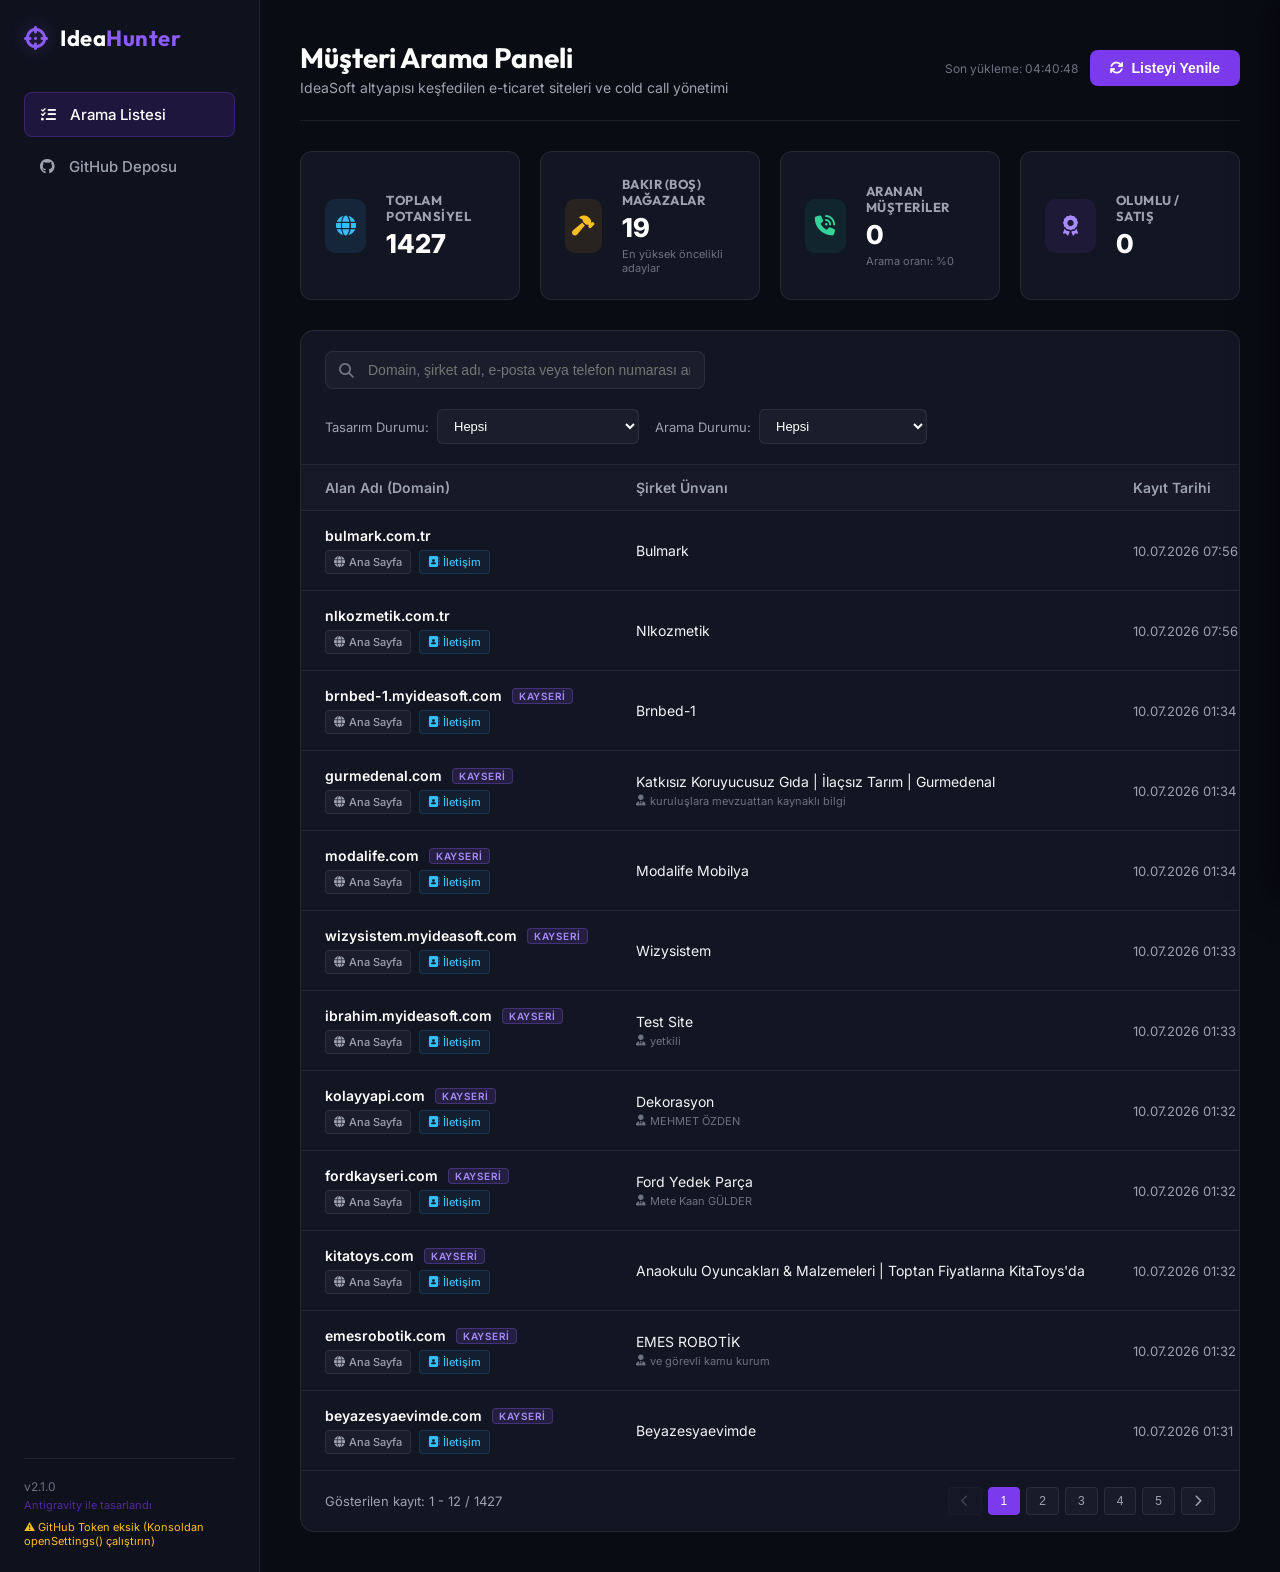
<file: docs/index.html>
<!DOCTYPE html>
<html lang="tr">
<head>
    <meta charset="UTF-8">
    <meta name="viewport" content="width=device-width, initial-scale=1.0">
    <title>IdeaHunter - E-Ticaret Arama & Lead Paneli</title>
    
    <!-- Google Fonts -->
    <link rel="preconnect" href="https://fonts.googleapis.com">
    <link rel="preconnect" href="https://fonts.gstatic.com" crossorigin>
    <link href="https://fonts.googleapis.com/css2?family=Inter:wght@300;400;500;600;700&family=Outfit:wght@400;500;600;700;800&display=swap" rel="stylesheet">
    
    <!-- CSS File -->
    <link rel="stylesheet" href="style.css?v=2.1.0">
    
    <!-- FontAwesome Icons -->
    <link rel="stylesheet" href="https://cdnjs.cloudflare.com/ajax/libs/font-awesome/6.4.0/css/all.min.css">
</head>
<body>
    <div class="app-container">
        <!-- Mobile Header Bar -->
        <header class="mobile-header">
            <div class="brand-logo">
                <i class="fa-solid fa-crosshairs logo-icon"></i>
                <span class="brand-text">Idea<span>Hunter</span></span>
            </div>
            <button class="btn-burger" id="btn-toggle-sidebar" aria-label="Menüyü Aç">
                <i class="fa-solid fa-bars"></i>
            </button>
        </header>

        <!-- Sidebar Navigation -->
        <aside class="app-sidebar" id="app-sidebar">
            <div class="brand-logo">
                <i class="fa-solid fa-crosshairs logo-icon"></i>
                <span class="brand-text">Idea<span>Hunter</span></span>
                <button class="btn-close-sidebar" id="btn-close-sidebar" aria-label="Menüyü Kapat">
                    <i class="fa-solid fa-xmark"></i>
                </button>
            </div>
            
            <nav class="sidebar-menu">
                <a href="#" class="menu-item active">
                    <i class="fa-solid fa-list-check"></i>
                    <span>Arama Listesi</span>
                </a>
                <a href="https://github.com" target="_blank" class="menu-item">
                    <i class="fa-brands fa-github"></i>
                    <span>GitHub Deposu</span>
                </a>
            </nav>
            
            <div class="sidebar-footer">
                <div class="version-tag">v2.1.0</div>
                <div class="creator-tag">Antigravity ile tasarlandı</div>
                <!-- Hidden settings menu item, accessible via developer console 'openSettings()' if needed -->
                <a href="#" class="menu-item" id="nav-settings" onclick="openSettings()" style="display: none;">
                    <i class="fa-solid fa-gear"></i> GitHub Ayarları
                </a>
                <div class="save-indicator" id="global-save-indicator" style="font-size: 11px; margin-top: 4px;"></div>
            </div>
        </aside>
        
        <!-- Main Content Area -->
        <main class="main-content">
            <!-- Top Navbar -->
            <header class="top-navbar">
                <div class="page-title">
                    <h1>Müşteri Arama Paneli</h1>
                    <p>IdeaSoft altyapısı keşfedilen e-ticaret siteleri ve cold call yönetimi</p>
                </div>
                
                <div class="navbar-actions" style="display: flex; align-items: center; gap: 12px;">
                    <span class="last-updated-badge" id="last-updated-badge" style="font-size: 12px; color: var(--color-text-muted);"></span>
                    <button class="btn btn-primary" id="btn-refresh-leads">
                        <i class="fa-solid fa-arrows-rotate"></i> Listeyi Yenile
                    </button>
                </div>
            </header>
            
            <!-- Statistics Cards -->
            <section class="stats-grid">
                <div class="stat-card">
                    <div class="stat-icon icon-blue">
                        <i class="fa-solid fa-globe"></i>
                    </div>
                    <div class="stat-data">
                        <h3>Toplam Potansiyel</h3>
                        <div class="stat-value" id="stat-total-leads">0</div>
                    </div>
                </div>
                
                <div class="stat-card">
                    <div class="stat-icon icon-amber">
                        <i class="fa-solid fa-hammer"></i>
                    </div>
                    <div class="stat-data">
                        <h3>Bakır (Boş) Mağazalar</h3>
                        <div class="stat-value" id="stat-bakir-leads">0</div>
                        <p class="stat-sub">En yüksek öncelikli adaylar</p>
                    </div>
                </div>
                
                <div class="stat-card">
                    <div class="stat-icon icon-green">
                        <i class="fa-solid fa-phone-volume"></i>
                    </div>
                    <div class="stat-data">
                        <h3>Aranan Müşteriler</h3>
                        <div class="stat-value" id="stat-called-leads">0</div>
                        <p class="stat-sub" id="stat-called-percent">Arama oranı: %0</p>
                    </div>
                </div>
                
                <div class="stat-card">
                    <div class="stat-icon icon-purple">
                        <i class="fa-solid fa-award"></i>
                    </div>
                    <div class="stat-data">
                        <h3>Olumlu / Satış</h3>
                        <div class="stat-value" id="stat-success-leads">0</div>
                    </div>
                </div>
            </section>
            
            <!-- Filter & Table Controls -->
            <section class="table-controls-card">
                <div class="controls-header">
                    <!-- Search Bar -->
                    <div class="search-box">
                        <i class="fa-solid fa-magnifying-glass"></i>
                        <input type="text" id="lead-search" placeholder="Domain, şirket adı, e-posta veya telefon numarası ara...">
                    </div>
                    
                    <!-- Filters -->
                    <div class="filter-group">
                        <div class="filter-item">
                            <label>Tasarım Durumu:</label>
                            <select id="filter-design">
                                <option value="ALL">Hepsi</option>
                                <option value="BAKIR">Bakır (Yapım Aşamasında)</option>
                                <option value="AKTIF">Aktif / Tasarlanmış</option>
                            </select>
                        </div>
                        
                        <div class="filter-item">
                            <label>Arama Durumu:</label>
                            <select id="filter-status">
                                <option value="ALL">Hepsi</option>
                                <option value="YENI">Yeni Yakalananlar</option>
                                <option value="ARANACAK">Aranacaklar</option>
                                <option value="ULASILAMADI">Ulaşılamadı / Meşgul</option>
                                <option value="TEKLIF_BEKLIYOR">Teklif Bekliyor</option>
                                <option value="OLUMLU">Olumlu (Satış)</option>
                                <option value="OLUMSUZ">Olumsuz</option>
                            </select>
                        </div>
                    </div>
                </div>
                
                <!-- Leads spreadsheet-like table -->
                <div class="table-wrapper">
                    <table class="leads-table" id="leads-table">
                        <thead>
                            <tr>
                                <th style="width: 22%">Alan Adı (Domain)</th>
                                <th style="width: 15%">Şirket Ünvanı</th>
                                <th style="width: 14%">Kayıt Tarihi</th>
                                <th style="width: 13%">Tasarım Durumu</th>
                                <th style="width: 12%">Arama Durumu</th>
                                <th style="width: 14%">İletişim Kanalları</th>
                                <th style="width: 10%">Aksiyon</th>
                            </tr>
                        </thead>
                        <tbody id="leads-table-body">
                            <!-- Rows will be injected here dynamically by Javascript -->
                            <tr>
                                <td colspan="7" class="table-loading">
                                    <i class="fa-solid fa-spinner fa-spin"></i> Veriler yükleniyor...
                                </td>
                            </tr>
                        </tbody>
                    </table>
                </div>
                
                <!-- Table Footer/Pagination -->
                <div class="table-footer">
                    <div class="footer-info" id="table-info-text">
                        Gösterilen kayıt: 0 / 0
                    </div>
                    <div class="pagination-controls" id="pagination-controls">
                        <!-- Pagination buttons -->
                    </div>
                </div>
            </section>
        </main>
        
        <!-- Lead Detail Side Panel (Drawer) -->
        <aside class="detail-drawer" id="detail-drawer">
            <div class="drawer-header">
                <h2>Müşteri Detay Kartı</h2>
                <button class="btn-close-drawer" id="btn-close-drawer">
                    <i class="fa-solid fa-xmark"></i>
                </button>
            </div>
            
            <div class="drawer-body" id="drawer-body-content">
                <!-- Details will be dynamically rendered here -->
            </div>
        </aside>
        
        <!-- Drawer Overlay -->
        <div class="drawer-overlay" id="drawer-overlay"></div>
    </div>
    
    <!-- JS File -->
    <script src="app.js?v=2.1.0"></script>

    <!-- SETTINGS MODAL -->
    <div class="modal-overlay" id="settings-overlay" style="display:none;">
        <div class="settings-modal">
            <div class="settings-header">
                <h2><i class="fa-brands fa-github"></i> GitHub Bağlantısı</h2>
                <button class="btn-close-drawer" onclick="closeSettings()"><i class="fa-solid fa-xmark"></i></button>
            </div>
            <div class="settings-body">
                <p class="settings-desc">
                    CRM notlarınızı ve durumlarınızı otomatik kaydetmek için GitHub şifreleme token'ınızı girin.
                    Token yalnızca tarayıcınızın local belleğinde saklanır.
                </p>
                <div class="settings-field" style="display:none;">
                    <label>GitHub Kullanıcı Adı</label>
                    <input type="text" id="cfg-owner" class="form-input" value="MustafaCSG" />
                </div>
                <div class="settings-field" style="display:none;">
                    <label>Repo Adı</label>
                    <input type="text" id="cfg-repo" class="form-input" value="ideasoft" />
                </div>
                <div class="settings-field">
                    <label>Personal Access Token (PAT) <span style="color:var(--color-text-muted);font-size:11px;">— repo scope gerekli</span></label>
                    <input type="password" id="cfg-token" class="form-input" placeholder="ghp_xxxxxxxxxxxx" />
                </div>
                <div class="settings-actions">
                    <button class="btn btn-primary" onclick="saveSettings()">
                        <i class="fa-solid fa-floppy-disk"></i> Kaydet
                    </button>
                    <button class="btn btn-secondary" onclick="closeSettings()">İptal</button>
                    <span class="settings-status" id="settings-status"></span>
                </div>
                <div class="settings-info">
                    <i class="fa-solid fa-circle-info"></i>
                    Token oluşturmak için: GitHub → Settings → Developer Settings → Personal access tokens → Generate new token → <strong>repo</strong> scope seçin.
                </div>
            </div>
        </div>
    </div>
</body>
</html>
</file>
<file: docs/style.css>
/* Custom Premium Dark CSS Design */
:root {
    --bg-app: #0a0c14;
    --bg-card: #121522;
    --bg-sidebar: #0f111d;
    --border-color: rgba(255, 255, 255, 0.08);
    --border-hover: rgba(255, 255, 255, 0.15);
    
    --color-text-primary: #f3f4f6;
    --color-text-secondary: #9ca3af;
    --color-text-muted: #6b7280;
    
    /* Harmonious Accents */
    --primary: #7c3aed; /* Neon Purple */
    --primary-light: rgba(124, 58, 237, 0.15);
    --primary-hover: #8b5cf6;
    
    /* Badges & Status */
    --status-yeni-bg: rgba(56, 189, 248, 0.12);
    --status-yeni-color: #38bdf8;
    
    --status-aranacak-bg: rgba(139, 92, 246, 0.12);
    --status-aranacak-color: #a78bfa;
    
    --status-ulasilamadi-bg: rgba(239, 68, 68, 0.12);
    --status-ulasilamadi-color: #f87171;
    
    --status-teklif-bg: rgba(245, 158, 11, 0.12);
    --status-teklif-color: #fbbf24;
    
    --status-olumlu-bg: rgba(16, 185, 129, 0.12);
    --status-olumlu-color: #34d399;
    
    --status-olumsuz-bg: rgba(107, 114, 128, 0.15);
    --status-olumsuz-color: #9ca3af;
    
    /* Design Statuses */
    --design-bakir-bg: rgba(249, 115, 22, 0.12);
    --design-bakir-color: #fb923c; /* Orange */
    
    --design-aktif-bg: rgba(16, 185, 129, 0.12);
    --design-aktif-color: #34d399; /* Green */
}

* {
    margin: 0;
    padding: 0;
    box-sizing: border-box;
}

body {
    font-family: 'Inter', sans-serif;
    background-color: var(--bg-app);
    color: var(--color-text-primary);
    overflow-x: hidden;
}

h1, h2, h3, h4, .brand-text {
    font-family: 'Outfit', sans-serif;
}

/* Sidebar and Main Layout */
.app-container {
    display: flex;
    min-height: 100vh;
    width: 100vw;
}

.app-sidebar {
    width: 260px;
    background-color: var(--bg-sidebar);
    border-right: 1px solid var(--border-color);
    display: flex;
    flex-direction: column;
    padding: 24px;
    flex-shrink: 0;
}

.brand-logo {
    display: flex;
    align-items: center;
    gap: 12px;
    margin-bottom: 40px;
}

.logo-icon {
    font-size: 24px;
    color: var(--primary-hover);
    filter: drop-shadow(0 0 8px rgba(139, 92, 246, 0.4));
}

.brand-text {
    font-size: 22px;
    font-weight: 700;
    letter-spacing: 0.5px;
    color: #fff;
}

.brand-text span {
    color: var(--primary-hover);
}

.sidebar-menu {
    display: flex;
    flex-direction: column;
    gap: 8px;
    flex-grow: 1;
}

.menu-item {
    display: flex;
    align-items: center;
    gap: 14px;
    padding: 12px 16px;
    color: var(--color-text-secondary);
    text-decoration: none;
    font-size: 15px;
    font-weight: 500;
    border-radius: 8px;
    transition: all 0.2s ease;
}

.menu-item:hover {
    color: #fff;
    background-color: rgba(255, 255, 255, 0.03);
}

.menu-item.active {
    color: #fff;
    background-color: var(--primary-light);
    border: 1px solid rgba(124, 58, 237, 0.3);
}

.sidebar-footer {
    border-top: 1px solid var(--border-color);
    padding-top: 20px;
    display: flex;
    flex-direction: column;
    gap: 4px;
}

.version-tag {
    font-size: 12px;
    color: var(--color-text-muted);
}

.creator-tag {
    font-size: 11px;
    color: rgba(124, 58, 237, 0.6);
}

/* Main Content area */
.main-content {
    flex-grow: 1;
    padding: 40px;
    display: flex;
    flex-direction: column;
    gap: 30px;
    max-width: calc(100vw - 260px);
}

.top-navbar {
    display: flex;
    justify-content: space-between;
    align-items: center;
    border-bottom: 1px solid var(--border-color);
    padding-bottom: 24px;
}

.page-title h1 {
    font-size: 28px;
    font-weight: 700;
    color: #fff;
    margin-bottom: 4px;
}

.page-title p {
    font-size: 14px;
    color: var(--color-text-secondary);
}

/* Buttons */
.btn {
    display: inline-flex;
    align-items: center;
    gap: 8px;
    padding: 10px 20px;
    font-size: 14px;
    font-weight: 600;
    border-radius: 8px;
    border: none;
    cursor: pointer;
    transition: all 0.2s ease;
}

.btn-primary {
    background-color: var(--primary);
    color: #fff;
}

.btn-primary:hover {
    background-color: var(--primary-hover);
    box-shadow: 0 0 12px rgba(124, 58, 237, 0.4);
}

.btn-secondary {
    background-color: rgba(255, 255, 255, 0.05);
    color: var(--color-text-primary);
    border: 1px solid var(--border-color);
}

.btn-secondary:hover {
    background-color: rgba(255, 255, 255, 0.08);
}

/* Stats Cards Grid */
.stats-grid {
    display: grid;
    grid-template-columns: repeat(4, 1fr);
    gap: 20px;
}

.stat-card {
    background-color: var(--bg-card);
    border: 1px solid var(--border-color);
    border-radius: 12px;
    padding: 24px;
    display: flex;
    align-items: center;
    gap: 20px;
    transition: transform 0.2s ease, border-color 0.2s ease;
}

.stat-card:hover {
    transform: translateY(-2px);
    border-color: var(--border-hover);
}

.stat-icon {
    width: 54px;
    height: 54px;
    border-radius: 10px;
    display: flex;
    align-items: center;
    justify-content: center;
    font-size: 20px;
}

.icon-blue { background-color: rgba(56, 189, 248, 0.1); color: #38bdf8; }
.icon-amber { background-color: rgba(245, 158, 11, 0.1); color: #fbbf24; }
.icon-green { background-color: rgba(16, 185, 129, 0.1); color: #34d399; }
.icon-purple { background-color: rgba(124, 58, 237, 0.1); color: #a78bfa; }

.stat-data {
    display: flex;
    flex-direction: column;
}

.stat-data h3 {
    font-size: 13px;
    color: var(--color-text-secondary);
    text-transform: uppercase;
    letter-spacing: 0.5px;
    margin-bottom: 4px;
}

.stat-value {
    font-size: 26px;
    font-weight: 800;
    color: #fff;
}

.stat-sub {
    font-size: 11px;
    color: var(--color-text-muted);
    margin-top: 4px;
}

/* Leads Table Card */
.table-controls-card {
    background-color: var(--bg-card);
    border: 1px solid var(--border-color);
    border-radius: 14px;
    display: flex;
    flex-direction: column;
}

.controls-header {
    padding: 20px 24px;
    border-bottom: 1px solid var(--border-color);
    display: flex;
    justify-content: space-between;
    align-items: center;
    gap: 20px;
    flex-wrap: wrap;
}

.search-box {
    position: relative;
    width: 380px;
    max-width: 100%;
}

.search-box i {
    position: absolute;
    left: 14px;
    top: 50%;
    transform: translateY(-50%);
    color: var(--color-text-muted);
    font-size: 15px;
}

.search-box input {
    width: 100%;
    background-color: rgba(255, 255, 255, 0.04);
    border: 1px solid var(--border-color);
    color: #fff;
    padding: 10px 14px 10px 42px;
    border-radius: 8px;
    font-size: 14px;
    outline: none;
    transition: all 0.2s ease;
}

.search-box input:focus {
    border-color: var(--primary);
    background-color: rgba(255, 255, 255, 0.06);
    box-shadow: 0 0 0 2px rgba(124, 58, 237, 0.2);
}

.filter-group {
    display: flex;
    gap: 16px;
}

.filter-item {
    display: flex;
    align-items: center;
    gap: 8px;
}

.filter-item label {
    font-size: 13px;
    color: var(--color-text-secondary);
}

.filter-item select {
    background-color: rgba(255, 255, 255, 0.04);
    border: 1px solid var(--border-color);
    color: #fff;
    padding: 8px 12px;
    border-radius: 6px;
    font-size: 13px;
    outline: none;
    cursor: pointer;
}

.filter-item select:focus {
    border-color: var(--primary);
}

.filter-item select option,
.form-select option,
select option {
    background-color: var(--bg-card);
    color: var(--color-text-primary);
}

/* Spreadsheet Table Styling */
.table-wrapper {
    overflow-x: auto;
    width: 100%;
}

.leads-table {
    width: 100%;
    border-collapse: collapse;
    text-align: left;
    font-size: 14px;
}

.leads-table th {
    background-color: rgba(255, 255, 255, 0.02);
    padding: 14px 24px;
    color: var(--color-text-secondary);
    font-weight: 600;
    border-bottom: 1px solid var(--border-color);
    white-space: nowrap;
}

.leads-table td {
    padding: 16px 24px;
    border-bottom: 1px solid var(--border-color);
    color: var(--color-text-primary);
    white-space: nowrap;
    text-overflow: ellipsis;
    overflow: hidden;
}

.leads-table tbody tr {
    cursor: pointer;
    transition: background-color 0.15s ease;
}

.leads-table tbody tr:hover {
    background-color: rgba(255, 255, 255, 0.02);
}

.leads-table tbody tr:last-child td {
    border-bottom: none;
}

/* Domain Cell */
.domain-cell {
    font-weight: 600;
    color: #fff;
    display: flex;
    align-items: center;
    gap: 8px;
}

.domain-cell a {
    color: var(--color-text-muted);
    transition: color 0.2s ease;
}

.domain-cell a:hover {
    color: var(--primary-hover);
}

/* Table Loading & Empty states */
.table-loading, .table-empty {
    padding: 60px !important;
    text-align: center;
    color: var(--color-text-secondary);
}

.table-loading i {
    font-size: 24px;
    margin-bottom: 10px;
    color: var(--primary);
}

/* Status Badges */
.badge {
    display: inline-flex;
    align-items: center;
    padding: 4px 10px;
    border-radius: 9999px;
    font-size: 11px;
    font-weight: 600;
    text-transform: uppercase;
}

.badge-design-bakir { background-color: var(--design-bakir-bg); color: var(--design-bakir-color); }
.badge-design-aktif { background-color: var(--design-aktif-bg); color: var(--design-aktif-color); }
.badge-design-unknown { background-color: rgba(255, 255, 255, 0.05); color: var(--color-text-muted); }

.badge-status-yeni { background-color: var(--status-yeni-bg); color: var(--status-yeni-color); }
.badge-status-aranacak { background-color: var(--status-aranacak-bg); color: var(--status-aranacak-color); }
.badge-status-ulasilamadi { background-color: var(--status-ulasilamadi-bg); color: var(--status-ulasilamadi-color); }
.badge-status-teklif { background-color: var(--status-teklif-bg); color: var(--status-teklif-color); }
.badge-status-olumlu { background-color: var(--status-olumlu-bg); color: var(--status-olumlu-color); }
.badge-status-olumsuz { background-color: var(--status-olumsuz-bg); color: var(--status-olumsuz-color); }

/* Quick contact pills in table */
.contacts-summary {
    display: flex;
    gap: 8px;
}

.contact-pill {
    display: inline-flex;
    align-items: center;
    gap: 6px;
    padding: 3px 8px;
    border-radius: 4px;
    background-color: rgba(255, 255, 255, 0.03);
    font-size: 11px;
    color: var(--color-text-secondary);
}

.contact-pill i {
    font-size: 10px;
}

.contact-pill.active {
    color: #fff;
    background-color: rgba(255, 255, 255, 0.06);
}

/* Actions */
.btn-action-edit {
    background: none;
    border: none;
    color: var(--color-text-secondary);
    padding: 6px;
    cursor: pointer;
    border-radius: 4px;
    transition: all 0.2s ease;
}

.btn-action-edit:hover {
    color: #fff;
    background-color: rgba(255, 255, 255, 0.05);
}

/* Table Footer / Pagination */
.table-footer {
    padding: 16px 24px;
    border-top: 1px solid var(--border-color);
    display: flex;
    justify-content: space-between;
    align-items: center;
}

.footer-info {
    font-size: 13px;
    color: var(--color-text-secondary);
}

.pagination-controls {
    display: flex;
    gap: 6px;
}

.btn-page {
    background-color: rgba(255, 255, 255, 0.03);
    border: 1px solid var(--border-color);
    color: var(--color-text-secondary);
    padding: 6px 12px;
    border-radius: 4px;
    font-size: 12px;
    font-weight: 500;
    cursor: pointer;
    transition: all 0.15s ease;
}

.btn-page:hover {
    background-color: rgba(255, 255, 255, 0.06);
    color: #fff;
}

.btn-page.active {
    background-color: var(--primary);
    border-color: var(--primary);
    color: #fff;
}

.btn-page:disabled {
    opacity: 0.3;
    cursor: not-allowed;
}

/* Detail Drawer (Slide-out panel) */
.detail-drawer {
    position: fixed;
    top: 0;
    right: -420px; /* Initially hidden */
    width: 420px;
    height: 100vh;
    background-color: rgba(18, 21, 34, 0.95);
    backdrop-filter: blur(15px);
    border-left: 1px solid var(--border-color);
    z-index: 1000;
    display: flex;
    flex-direction: column;
    box-shadow: -10px 0 30px rgba(0, 0, 0, 0.5);
    transition: right 0.3s cubic-bezier(0.16, 1, 0.3, 1);
}

.detail-drawer.open {
    right: 0;
}

.drawer-header {
    padding: 24px;
    border-bottom: 1px solid var(--border-color);
    display: flex;
    justify-content: space-between;
    align-items: center;
}

.drawer-header h2 {
    font-size: 18px;
    font-weight: 600;
    color: #fff;
}

.btn-close-drawer {
    background: none;
    border: none;
    color: var(--color-text-secondary);
    font-size: 18px;
    cursor: pointer;
    padding: 4px;
    border-radius: 4px;
    transition: background-color 0.2s ease;
}

.btn-close-drawer:hover {
    background-color: rgba(255, 255, 255, 0.05);
    color: #fff;
}

.drawer-body {
    padding: 24px;
    flex-grow: 1;
    overflow-y: auto;
    display: flex;
    flex-direction: column;
    gap: 20px;
}

.drawer-overlay {
    position: fixed;
    top: 0;
    left: 0;
    width: 100vw;
    height: 100vh;
    background-color: rgba(0, 0, 0, 0.4);
    opacity: 0;
    pointer-events: none;
    z-index: 999;
    transition: opacity 0.3s ease;
}

.drawer-overlay.active {
    opacity: 1;
    pointer-events: auto;
}

/* Detail UI Elements in Drawer */
.detail-sec {
    display: flex;
    flex-direction: column;
    gap: 6px;
}

.detail-label {
    font-size: 11px;
    text-transform: uppercase;
    letter-spacing: 0.5px;
    color: var(--color-text-muted);
}

.detail-val-domain {
    font-size: 20px;
    font-weight: 700;
    color: #fff;
}

.detail-val-text {
    font-size: 14px;
    color: var(--color-text-primary);
}

.detail-contacts-list {
    display: flex;
    flex-direction: column;
    gap: 8px;
    background-color: rgba(255, 255, 255, 0.02);
    border: 1px solid var(--border-color);
    padding: 12px;
    border-radius: 8px;
}

.detail-contact-row {
    display: flex;
    align-items: center;
    gap: 10px;
    font-size: 13px;
    color: var(--color-text-primary);
}

.detail-contact-row i {
    width: 16px;
    color: var(--primary-hover);
}

/* Form controls in drawer */
.form-input, .form-select {
    width: 100%;
    background-color: rgba(255, 255, 255, 0.04);
    border: 1px solid var(--border-color);
    color: #fff;
    padding: 10px 12px;
    border-radius: 8px;
    font-size: 14px;
    outline: none;
    transition: border-color 0.2s ease;
}

.form-input:focus, .form-select:focus {
    border-color: var(--primary);
    background-color: rgba(255, 255, 255, 0.06);
}

.form-textarea {
    width: 100%;
    height: 120px;
    background-color: rgba(255, 255, 255, 0.04);
    border: 1px solid var(--border-color);
    color: #fff;
    padding: 12px;
    border-radius: 8px;
    font-size: 13px;
    outline: none;
    resize: none;
    font-family: inherit;
    line-height: 1.5;
}

.form-textarea:focus {
    border-color: var(--primary);
}

/* Auto-Save Indicator */
.save-status-container {
    height: 20px;
    display: flex;
    align-items: center;
    justify-content: flex-end;
}

.save-status {
    font-size: 12px;
    font-weight: 500;
    transition: opacity 0.3s ease;
    opacity: 0;
}

.save-status.visible {
    opacity: 1;
}

.status-saving {
    color: var(--color-text-secondary);
}

.status-saved {
    color: var(--status-olumlu-color);
}

/* New UI Components & Badges */
.badge-today-pulse {
    background: linear-gradient(135deg, #10b981, #059669);
    color: #fff;
    font-size: 10px;
    font-weight: 700;
    padding: 2px 6px;
    border-radius: 4px;
    letter-spacing: 0.5px;
    animation: today-pulse 2s infinite;
    display: inline-flex;
    align-items: center;
    margin-left: 6px;
}

@keyframes today-pulse {
    0% {
        box-shadow: 0 0 0 0 rgba(16, 185, 129, 0.4);
    }
    70% {
        box-shadow: 0 0 0 6px rgba(16, 185, 129, 0);
    }
    100% {
        box-shadow: 0 0 0 0 rgba(16, 185, 129, 0);
    }
}

.domain-cell-container {
    display: flex;
    flex-direction: column;
    gap: 6px;
}

.domain-cell-top {
    display: flex;
    align-items: center;
    gap: 4px;
}

.domain-name {
    font-weight: 600;
    color: #fff;
    font-size: 14px;
}

.domain-actions {
    display: flex;
    gap: 8px;
}

.domain-action-btn {
    display: inline-flex;
    align-items: center;
    gap: 4px;
    font-size: 11px;
    font-weight: 500;
    color: var(--color-text-secondary);
    background-color: rgba(255, 255, 255, 0.04);
    border: 1px solid var(--border-color);
    padding: 4px 8px;
    border-radius: 4px;
    text-decoration: none;
    transition: all 0.2s ease;
}

.domain-action-btn:hover {
    color: #fff;
    background-color: var(--primary-light);
    border-color: rgba(124, 58, 237, 0.4);
}

.domain-action-btn.contact-btn {
    background-color: rgba(56, 189, 248, 0.06);
    border-color: rgba(56, 189, 248, 0.15);
    color: #38bdf8;
}

.domain-action-btn.contact-btn:hover {
    background-color: rgba(56, 189, 248, 0.18);
    border-color: #38bdf8;
    color: #fff;
}

/* Mobile Header & Burger UI (Hidden on desktop) */
.mobile-header {
    display: none;
    width: 100%;
    background-color: var(--bg-sidebar);
    border-bottom: 1px solid var(--border-color);
    padding: 16px 20px;
    align-items: center;
    justify-content: space-between;
    position: sticky;
    top: 0;
    z-index: 100;
}

.mobile-header .brand-logo {
    margin-bottom: 0;
}

.btn-burger {
    background: none;
    border: none;
    color: var(--color-text-primary);
    font-size: 22px;
    cursor: pointer;
    padding: 4px;
    display: flex;
    align-items: center;
    justify-content: center;
    transition: color 0.2s;
}

.btn-burger:hover {
    color: var(--primary-hover);
}

.btn-close-sidebar {
    display: none; /* Hidden on desktop */
    background: none;
    border: none;
    color: var(--color-text-secondary);
    font-size: 20px;
    cursor: pointer;
    padding: 6px;
    margin-left: auto;
    border-radius: 4px;
}

.btn-close-sidebar:hover {
    background-color: rgba(255, 255, 255, 0.05);
    color: #fff;
}

/* Custom Slim Scrollbars for Table Wrapper */
.table-wrapper::-webkit-scrollbar {
    height: 6px;
    width: 6px;
}
.table-wrapper::-webkit-scrollbar-track {
    background: rgba(255, 255, 255, 0.01);
}
.table-wrapper::-webkit-scrollbar-thumb {
    background: rgba(255, 255, 255, 0.1);
    border-radius: 3px;
}
.table-wrapper::-webkit-scrollbar-thumb:hover {
    background: rgba(124, 58, 237, 0.3);
}

/* Media Queries for Mobile Responsiveness */
@media (max-width: 1024px) {
    .stats-grid {
        grid-template-columns: repeat(2, 1fr);
    }
}

@media (max-width: 768px) {
    .app-container {
        flex-direction: column;
    }
    
    .mobile-header {
        display: flex;
    }
    
    /* Reposition sidebar as overlay drawer */
    .app-sidebar {
        position: fixed;
        top: 0;
        left: -260px;
        width: 260px;
        height: 100vh;
        z-index: 1010;
        box-shadow: 10px 0 30px rgba(0, 0, 0, 0.6);
        transition: left 0.3s cubic-bezier(0.16, 1, 0.3, 1);
    }
    
    .app-sidebar.open {
        left: 0;
    }
    
    .btn-close-sidebar {
        display: inline-flex;
    }
    
    .main-content {
        max-width: 100%;
        padding: 20px;
        gap: 20px;
    }
    
    .top-navbar {
        flex-direction: column;
        align-items: stretch;
        gap: 16px;
        padding-bottom: 16px;
    }
    
    .navbar-actions {
        width: 100%;
    }
    .navbar-actions .btn {
        width: 100%;
        justify-content: center;
    }
    
    .controls-header {
        flex-direction: column;
        align-items: stretch;
        gap: 16px;
        padding: 16px;
    }
    
    .search-box {
        width: 100%;
    }
    
    .filter-group {
        flex-direction: column;
        gap: 12px;
    }
    
    .filter-item {
        justify-content: space-between;
    }
    
    .filter-item select {
        width: 60%;
    }
    
    /* Responsive Table-to-Cards Layout */
    .leads-table thead {
        display: none;
    }
    .leads-table, .leads-table tbody, .leads-table tr, .leads-table td {
        display: block;
        width: 100% !important;
    }
    .leads-table tr {
        margin-bottom: 16px;
        background-color: rgba(255, 255, 255, 0.01);
        border: 1px solid var(--border-color);
        border-radius: 12px;
        padding: 16px;
        position: relative;
        box-shadow: 0 4px 12px rgba(0, 0, 0, 0.15);
    }
    .leads-table td {
        padding: 8px 0;
        border-bottom: none;
        white-space: normal;
        overflow: visible;
        text-overflow: clip;
    }
    
    /* Domain Name and Badges layout */
    .leads-table td:nth-child(1) {
        border-bottom: 1px solid var(--border-color);
        padding-bottom: 12px;
        margin-bottom: 8px;
    }
    
    /* Company info layout */
    .leads-table td:nth-child(2) {
        font-size: 15px;
    }
    
    /* Record date info layout */
    .leads-table td:nth-child(3) {
        display: flex;
        align-items: center;
        gap: 6px;
        font-size: 12px;
        color: var(--color-text-muted);
    }
    .leads-table td:nth-child(3)::before {
        content: "Kayıt Tarihi: ";
        font-weight: 500;
        color: var(--color-text-muted);
    }
    
    /* Flex container for Badges and Contacts */
    .leads-table td:nth-child(4),
    .leads-table td:nth-child(5),
    .leads-table td:nth-child(6) {
        display: inline-flex;
        margin-right: 12px;
        vertical-align: middle;
    }
    
    /* Detail Edit Button */
    .leads-table td:nth-child(7) {
        margin-top: 12px;
        border-top: 1px solid var(--border-color);
        padding-top: 12px;
    }
    .leads-table td:nth-child(7) .btn-action-edit {
        width: 100%;
        background-color: rgba(124, 58, 237, 0.1);
        border: 1px solid rgba(124, 58, 237, 0.3);
        color: var(--primary-hover);
        padding: 10px;
        border-radius: 8px;
        display: flex;
        align-items: center;
        justify-content: center;
        gap: 8px;
        font-weight: 600;
        font-size: 14px;
        transition: all 0.2s ease;
    }
    .leads-table td:nth-child(7) .btn-action-edit:hover {
        background-color: var(--primary);
        color: #fff;
        box-shadow: 0 0 10px rgba(124, 58, 237, 0.3);
    }
    
    /* Fix buttons and actions overflow on small screens */
    .domain-cell-container {
        flex-direction: column;
        align-items: stretch;
        gap: 10px;
    }
    .domain-cell-top {
        flex-wrap: wrap;
        gap: 6px;
    }
    .domain-actions {
        display: grid;
        grid-template-columns: 1fr 1fr;
        gap: 8px;
    }
    .domain-action-btn {
        justify-content: center;
    }
    
    .table-footer {
        flex-direction: column;
        gap: 16px;
        align-items: center;
        padding: 16px;
    }
}

@media (max-width: 480px) {
    .stats-grid {
        grid-template-columns: 1fr;
    }
    
    .detail-drawer {
        width: 100%;
        right: -100%;
    }
    
    .detail-drawer.open {
        right: 0;
    }
    
    .drawer-header, .drawer-body {
        padding: 16px;
    }
    
    .detail-val-domain {
        font-size: 18px;
    }
}

.badge-tag {
    background-color: rgba(139, 92, 246, 0.15);
    color: #a78bfa;
    border: 1px solid rgba(139, 92, 246, 0.3);
    font-size: 10px;
    font-weight: 600;
    padding: 1px 6px;
    border-radius: 4px;
    text-transform: uppercase;
    letter-spacing: 0.5px;
    display: inline-flex;
    align-items: center;
    margin-left: 6px;
    vertical-align: middle;
}
</file>
